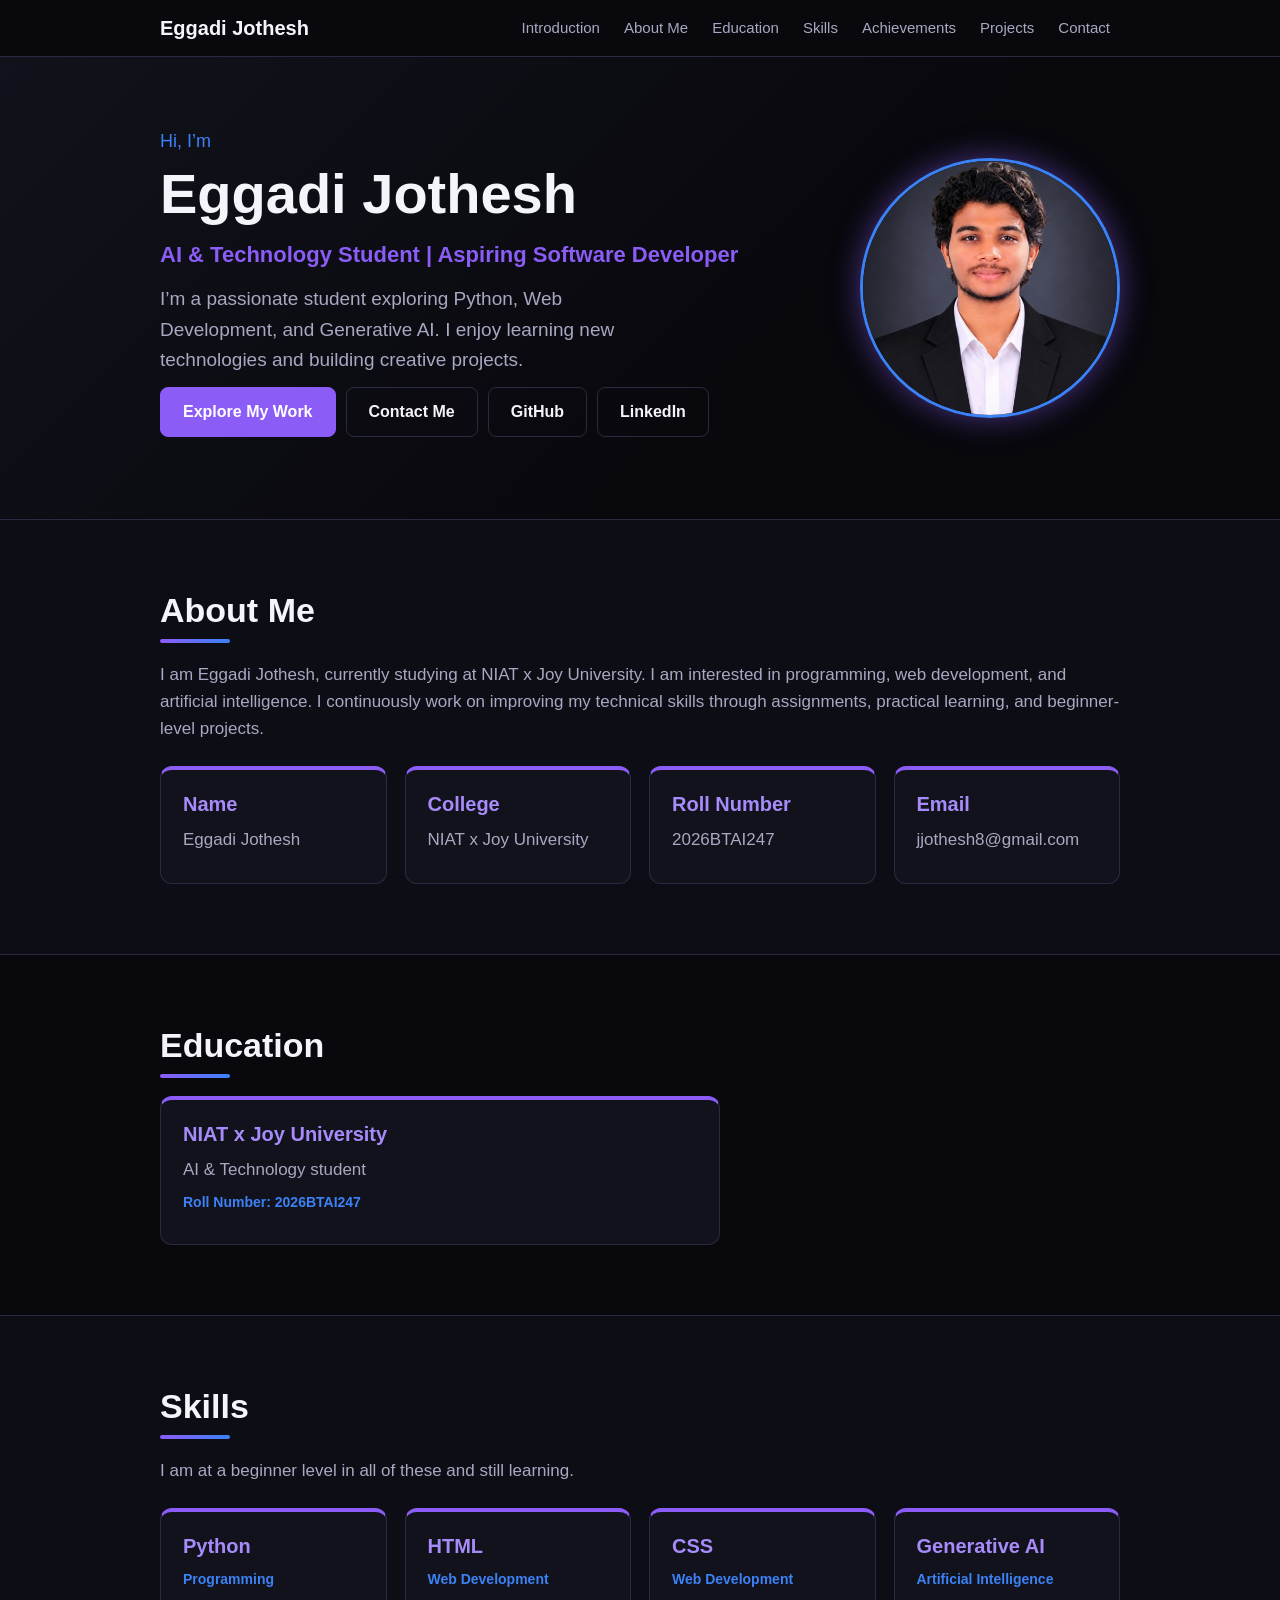
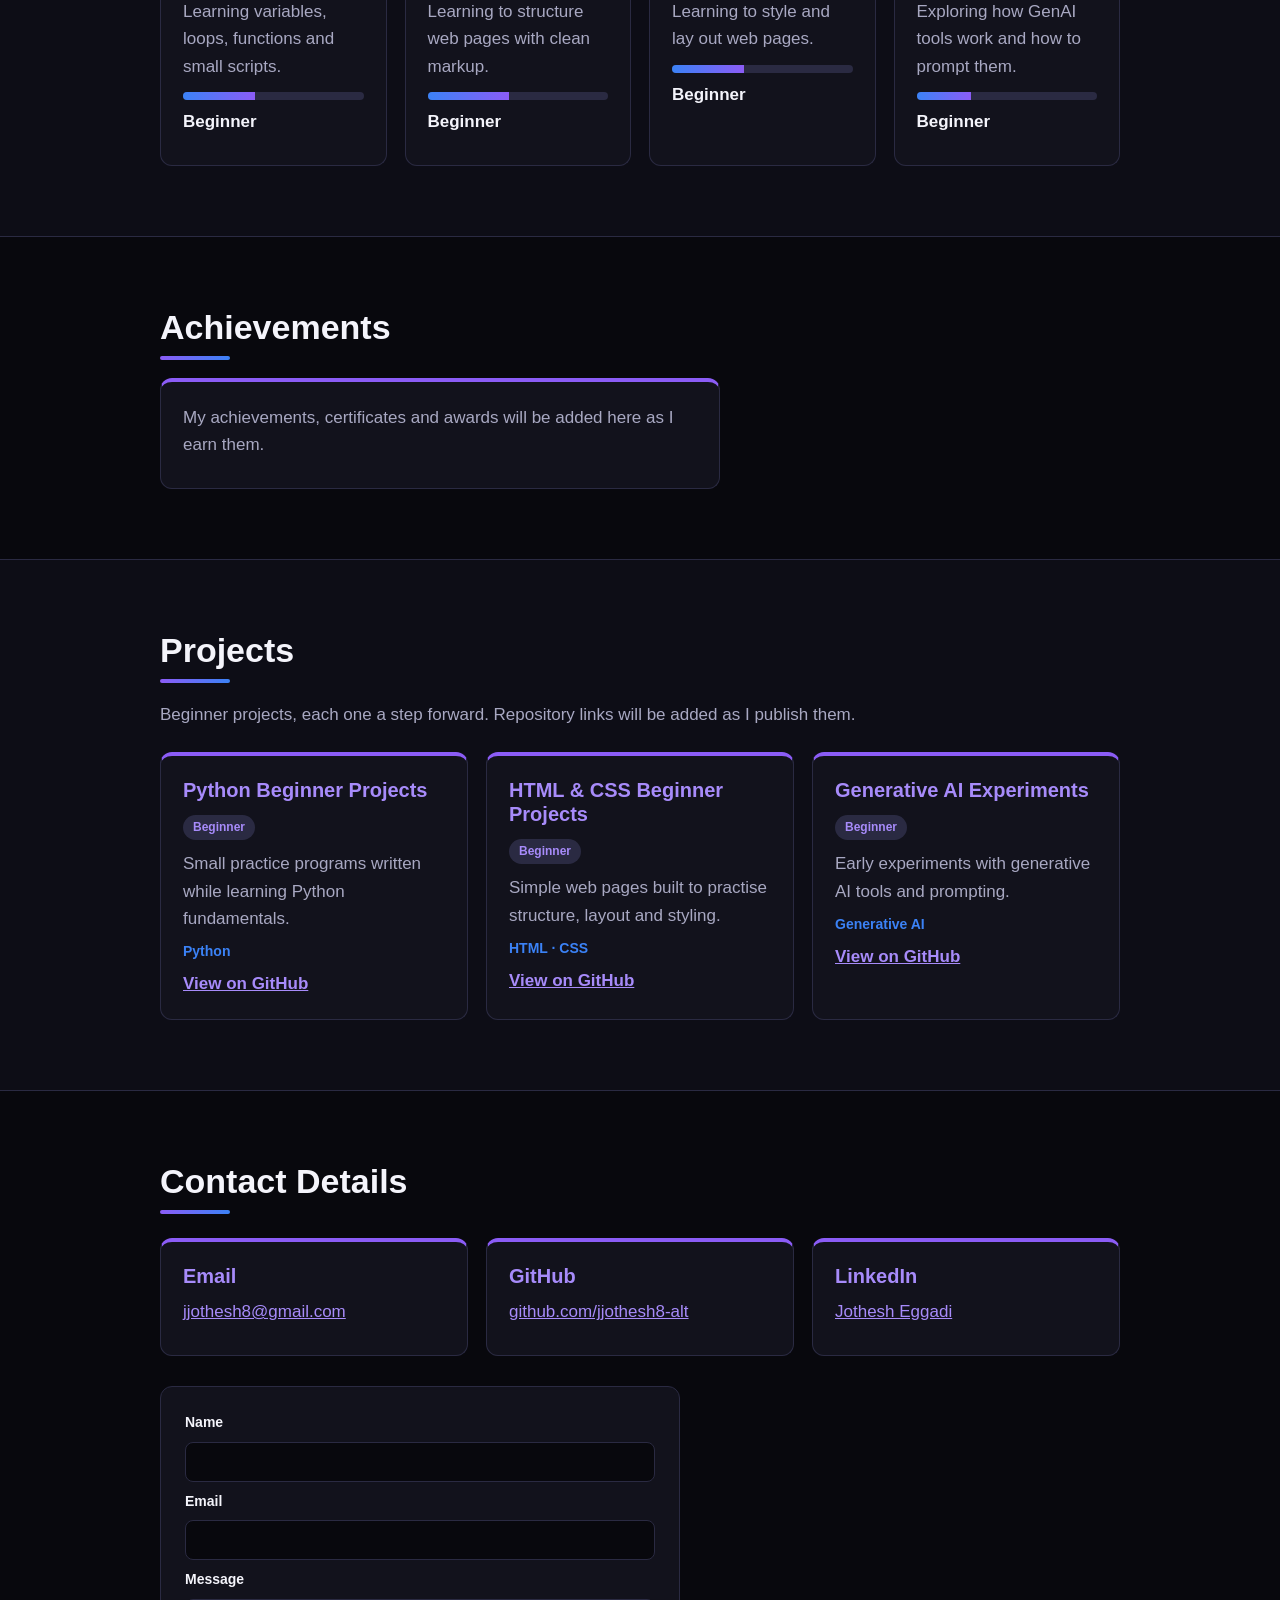
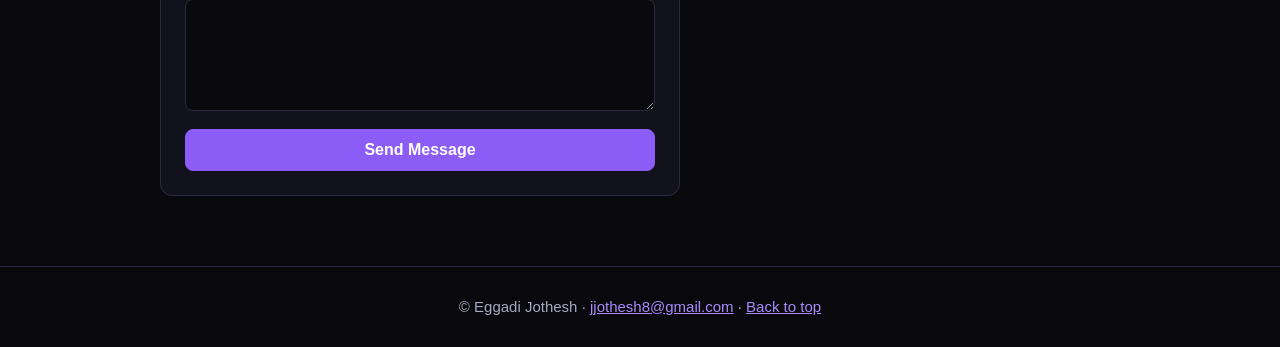
<file: index.html>
<!DOCTYPE html>
<html lang="en">
<head>
  <meta charset="utf-8">
  <meta name="viewport" content="width=device-width, initial-scale=1">
  <title>Eggadi Jothesh | Personal Portfolio</title>
  <meta name="description" content="Personal portfolio of Eggadi Jothesh, an AI & Technology student at NIAT x Joy University.">
  <link rel="stylesheet" href="style.css">
</head>
<body>

  <!-- Navigation -->
  <header class="site-header">
    <div class="container header-row">
      <a class="logo" href="#introduction">Eggadi Jothesh</a>
      <nav>
        <a href="#introduction">Introduction</a>
        <a href="#about">About Me</a>
        <a href="#education">Education</a>
        <a href="#skills">Skills</a>
        <a href="#achievements">Achievements</a>
        <a href="#projects">Projects</a>
        <a href="#contact">Contact</a>
      </nav>
    </div>
  </header>

  <main>

    <!-- 1. Introduction -->
    <section id="introduction" class="hero">
      <div class="container hero-row">
        <div class="hero-text">
          <p class="hello">Hi, I’m</p>
          <h1>Eggadi Jothesh</h1>
          <p class="role">AI &amp; Technology Student | Aspiring Software Developer</p>
          <p class="lead">I’m a passionate student exploring Python, Web Development, and Generative AI. I enjoy learning new technologies and building creative projects.</p>
          <p class="buttons">
            <a class="btn" href="#projects">Explore My Work</a>
            <a class="btn btn-outline" href="#contact">Contact Me</a>
            <a class="btn btn-outline" href="https://github.com/jjothesh8-alt" target="_blank" rel="noopener">GitHub</a>
            <a class="btn btn-outline" href="https://www.linkedin.com/search/results/people/?keywords=Jothesh%20Eggadi" target="_blank" rel="noopener">LinkedIn</a>
          </p>
        </div>
        <img class="photo" src="[data-uri]" alt="Portrait of Eggadi Jothesh">
      </div>
    </section>

    <!-- 2. About Me -->
    <section id="about">
      <div class="container">
        <h2>About Me</h2>
        <p>I am Eggadi Jothesh, currently studying at NIAT x Joy University. I am interested in programming, web development, and artificial intelligence. I continuously work on improving my technical skills through assignments, practical learning, and beginner-level projects.</p>
        <div class="grid">
          <div class="card"><h3>Name</h3><p>Eggadi Jothesh</p></div>
          <div class="card"><h3>College</h3><p>NIAT x Joy University</p></div>
          <div class="card"><h3>Roll Number</h3><p>2026BTAI247</p></div>
          <div class="card"><h3>Email</h3><p>jjothesh8@gmail.com</p></div>
        </div>
      </div>
    </section>

    <!-- 3. Education -->
    <section id="education">
      <div class="container">
        <h2>Education</h2>
        <div class="card wide">
          <h3>NIAT x Joy University</h3>
          <p>AI &amp; Technology student</p>
          <p class="tag">Roll Number: 2026BTAI247</p>
        </div>
      </div>
    </section>

    <!-- 4. Skills -->
    <section id="skills">
      <div class="container">
        <h2>Skills</h2>
        <p>I am at a beginner level in all of these and still learning.</p>
        <div class="grid">
          <div class="card">
            <h3>Python</h3>
            <p class="tag">Programming</p>
            <p>Learning variables, loops, functions and small scripts.</p>
            <div class="bar"><span style="width:40%"></span></div>
            <p class="level">Beginner</p>
          </div>
          <div class="card">
            <h3>HTML</h3>
            <p class="tag">Web Development</p>
            <p>Learning to structure web pages with clean markup.</p>
            <div class="bar"><span style="width:45%"></span></div>
            <p class="level">Beginner</p>
          </div>
          <div class="card">
            <h3>CSS</h3>
            <p class="tag">Web Development</p>
            <p>Learning to style and lay out web pages.</p>
            <div class="bar"><span style="width:40%"></span></div>
            <p class="level">Beginner</p>
          </div>
          <div class="card">
            <h3>Generative AI</h3>
            <p class="tag">Artificial Intelligence</p>
            <p>Exploring how GenAI tools work and how to prompt them.</p>
            <div class="bar"><span style="width:30%"></span></div>
            <p class="level">Beginner</p>
          </div>
        </div>
      </div>
    </section>

    <!-- 5. Achievements -->
    <section id="achievements">
      <div class="container">
        <h2>Achievements</h2>
        <div class="card wide">
          <p>My achievements, certificates and awards will be added here as I earn them.</p>
          <!-- To add one, copy this line:
          <p class="achievement">Title – short description</p> -->
        </div>
      </div>
    </section>

    <!-- 6. Projects -->
    <section id="projects">
      <div class="container">
        <h2>Projects</h2>
        <p>Beginner projects, each one a step forward. Repository links will be added as I publish them.</p>
        <div class="grid">
          <div class="card">
            <h3>Python Beginner Projects</h3>
            <span class="badge">Beginner</span>
            <p>Small practice programs written while learning Python fundamentals.</p>
            <p class="tag">Python</p>
            <a class="link" href="https://github.com/jjothesh8-alt" target="_blank" rel="noopener">View on GitHub</a>
          </div>
          <div class="card">
            <h3>HTML &amp; CSS Beginner Projects</h3>
            <span class="badge">Beginner</span>
            <p>Simple web pages built to practise structure, layout and styling.</p>
            <p class="tag">HTML · CSS</p>
            <a class="link" href="https://github.com/jjothesh8-alt" target="_blank" rel="noopener">View on GitHub</a>
          </div>
          <div class="card">
            <h3>Generative AI Experiments</h3>
            <span class="badge">Beginner</span>
            <p>Early experiments with generative AI tools and prompting.</p>
            <p class="tag">Generative AI</p>
            <a class="link" href="https://github.com/jjothesh8-alt" target="_blank" rel="noopener">View on GitHub</a>
          </div>
        </div>
      </div>
    </section>

    <!-- 7. Contact Details -->
    <section id="contact">
      <div class="container">
        <h2>Contact Details</h2>
        <div class="grid">
          <div class="card"><h3>Email</h3><p><a href="mailto:jjothesh8@gmail.com">jjothesh8@gmail.com</a></p></div>
          <div class="card"><h3>GitHub</h3><p><a href="https://github.com/jjothesh8-alt" target="_blank" rel="noopener">github.com/jjothesh8-alt</a></p></div>
          <!-- Replace this link with your exact LinkedIn profile URL -->
          <div class="card"><h3>LinkedIn</h3><p><a href="https://www.linkedin.com/search/results/people/?keywords=Jothesh%20Eggadi" target="_blank" rel="noopener">Jothesh Eggadi</a></p></div>
        </div>

        <!-- This form opens the visitor's email app. It has no server, so nothing is sent from the page itself. -->
        <form class="form" action="mailto:jjothesh8@gmail.com" method="post" enctype="text/plain">
          <label for="name">Name</label>
          <input id="name" name="Name" type="text" required>
          <label for="email">Email</label>
          <input id="email" name="Email" type="email" required>
          <label for="message">Message</label>
          <textarea id="message" name="Message" rows="5" required></textarea>
          <button class="btn" type="submit">Send Message</button>
        </form>
      </div>
    </section>

  </main>

  <footer>
    <div class="container">
      <p>© Eggadi Jothesh · <a href="mailto:jjothesh8@gmail.com">jjothesh8@gmail.com</a> · <a href="#introduction">Back to top</a></p>
    </div>
  </footer>

</body>
</html>
</file>
<file: style.css>
/* ---------- Basics ---------- */
* { box-sizing: border-box; }

html { scroll-behavior: smooth; scroll-padding-top: 90px; }

body {
  margin: 0;
  background: #08080d;
  color: #f4f4fb;
  font-family: Arial, Helvetica, sans-serif;
  font-size: 17px;
  line-height: 1.6;
}

a { color: #a78bfa; }
a:hover { color: #60a5fa; }

h1, h2, h3 { margin: 0 0 10px; line-height: 1.2; }
h2 { font-size: 34px; margin-bottom: 18px; }
h2::after {
  content: "";
  display: block;
  width: 70px;
  height: 4px;
  margin-top: 8px;
  border-radius: 4px;
  background: linear-gradient(90deg, #8b5cf6, #3b82f6);
}
h3 { font-size: 20px; color: #a78bfa; }
p { margin: 0 0 12px; color: #a8a8c2; }

.container { max-width: 1000px; margin: 0 auto; padding: 0 20px; }

section { padding: 70px 0; border-bottom: 1px solid #2a2a42; }
section:nth-of-type(even) { background: #0d0d16; }

/* ---------- Header / navigation ---------- */
.site-header {
  position: sticky;
  top: 0;
  z-index: 10;
  background: #08080d;
  border-bottom: 1px solid #2a2a42;
}
.header-row {
  display: flex;
  align-items: center;
  justify-content: space-between;
  flex-wrap: wrap;
  gap: 8px;
  padding-top: 10px;
  padding-bottom: 10px;
}
.logo { color: #f4f4fb; font-weight: bold; font-size: 20px; text-decoration: none; }
nav { display: flex; flex-wrap: wrap; gap: 4px; }
nav a {
  color: #a8a8c2;
  text-decoration: none;
  padding: 6px 10px;
  border-radius: 6px;
  font-size: 15px;
}
nav a:hover { background: #12121c; color: #ffffff; }

/* ---------- Introduction ---------- */
.hero { background: linear-gradient(135deg, #12121c, #08080d 60%); }
.hero-row {
  display: flex;
  align-items: center;
  justify-content: space-between;
  gap: 40px;
}
.hello { color: #3b82f6; font-size: 18px; margin-bottom: 4px; }
h1 { font-size: 56px; }
.role { color: #8b5cf6; font-size: 22px; font-weight: bold; }
.lead { font-size: 19px; max-width: 520px; }
.photo {
  width: 260px;
  height: 260px;
  border-radius: 50%;
  object-fit: cover;
  border: 3px solid #3b82f6;
  box-shadow: 0 0 30px rgba(139, 92, 246, 0.5);
}

/* ---------- Buttons ---------- */
.buttons { display: flex; flex-wrap: wrap; gap: 10px; }
.btn {
  display: inline-block;
  background: #8b5cf6;
  color: #ffffff;
  border: 1px solid #8b5cf6;
  padding: 11px 22px;
  border-radius: 8px;
  font-size: 16px;
  font-weight: bold;
  text-decoration: none;
  cursor: pointer;
}
.btn:hover { background: #7c3aed; color: #ffffff; }
.btn-outline { background: transparent; border-color: #2a2a42; color: #f4f4fb; }
.btn-outline:hover { background: transparent; border-color: #8b5cf6; color: #ffffff; }

/* ---------- Cards ---------- */
.grid {
  display: grid;
  grid-template-columns: repeat(auto-fit, minmax(220px, 1fr));
  gap: 18px;
  margin-top: 24px;
}
.card {
  background: #12121c;
  border: 1px solid #2a2a42;
  border-top: 4px solid #8b5cf6;
  border-radius: 12px;
  padding: 22px;
}
.card:hover { border-color: #3b82f6; box-shadow: 0 0 18px rgba(59, 130, 246, 0.3); }
.card p { margin-bottom: 8px; }
.wide { max-width: 560px; }
.tag { color: #3b82f6; font-size: 14px; font-weight: bold; }

/* ---------- Skills ---------- */
.bar { height: 8px; background: #2a2a42; border-radius: 10px; overflow: hidden; margin-top: 12px; }
.bar span { display: block; height: 100%; background: linear-gradient(90deg, #3b82f6, #8b5cf6); }
.level { color: #f4f4fb; font-weight: bold; margin-top: 8px; }

/* ---------- Projects ---------- */
.badge {
  display: inline-block;
  background: #2a2a42;
  color: #a78bfa;
  font-size: 12px;
  font-weight: bold;
  padding: 3px 10px;
  border-radius: 20px;
  margin-bottom: 10px;
}
.link { font-weight: bold; }

/* ---------- Contact form ---------- */
.form {
  display: flex;
  flex-direction: column;
  gap: 8px;
  max-width: 520px;
  margin-top: 30px;
  background: #12121c;
  border: 1px solid #2a2a42;
  border-radius: 12px;
  padding: 24px;
}
.form label { font-weight: bold; font-size: 14px; }
.form input,
.form textarea {
  background: #08080d;
  color: #f4f4fb;
  border: 1px solid #2a2a42;
  border-radius: 8px;
  padding: 10px;
  font-size: 16px;
  font-family: inherit;
}
.form input:focus,
.form textarea:focus { outline: 2px solid #8b5cf6; }
.form .btn { margin-top: 10px; }

/* ---------- Footer ---------- */
footer { padding: 28px 0; text-align: center; }
footer p { margin: 0; font-size: 15px; }

/* ---------- Mobile ---------- */
@media (max-width: 700px) {
  h1 { font-size: 38px; }
  h2 { font-size: 28px; }
  .hero-row { flex-direction: column-reverse; text-align: center; }
  .buttons { justify-content: center; }
  .photo { width: 200px; height: 200px; }
  section { padding: 50px 0; }
  .header-row { justify-content: center; }
  nav { justify-content: center; }
}
</file>
